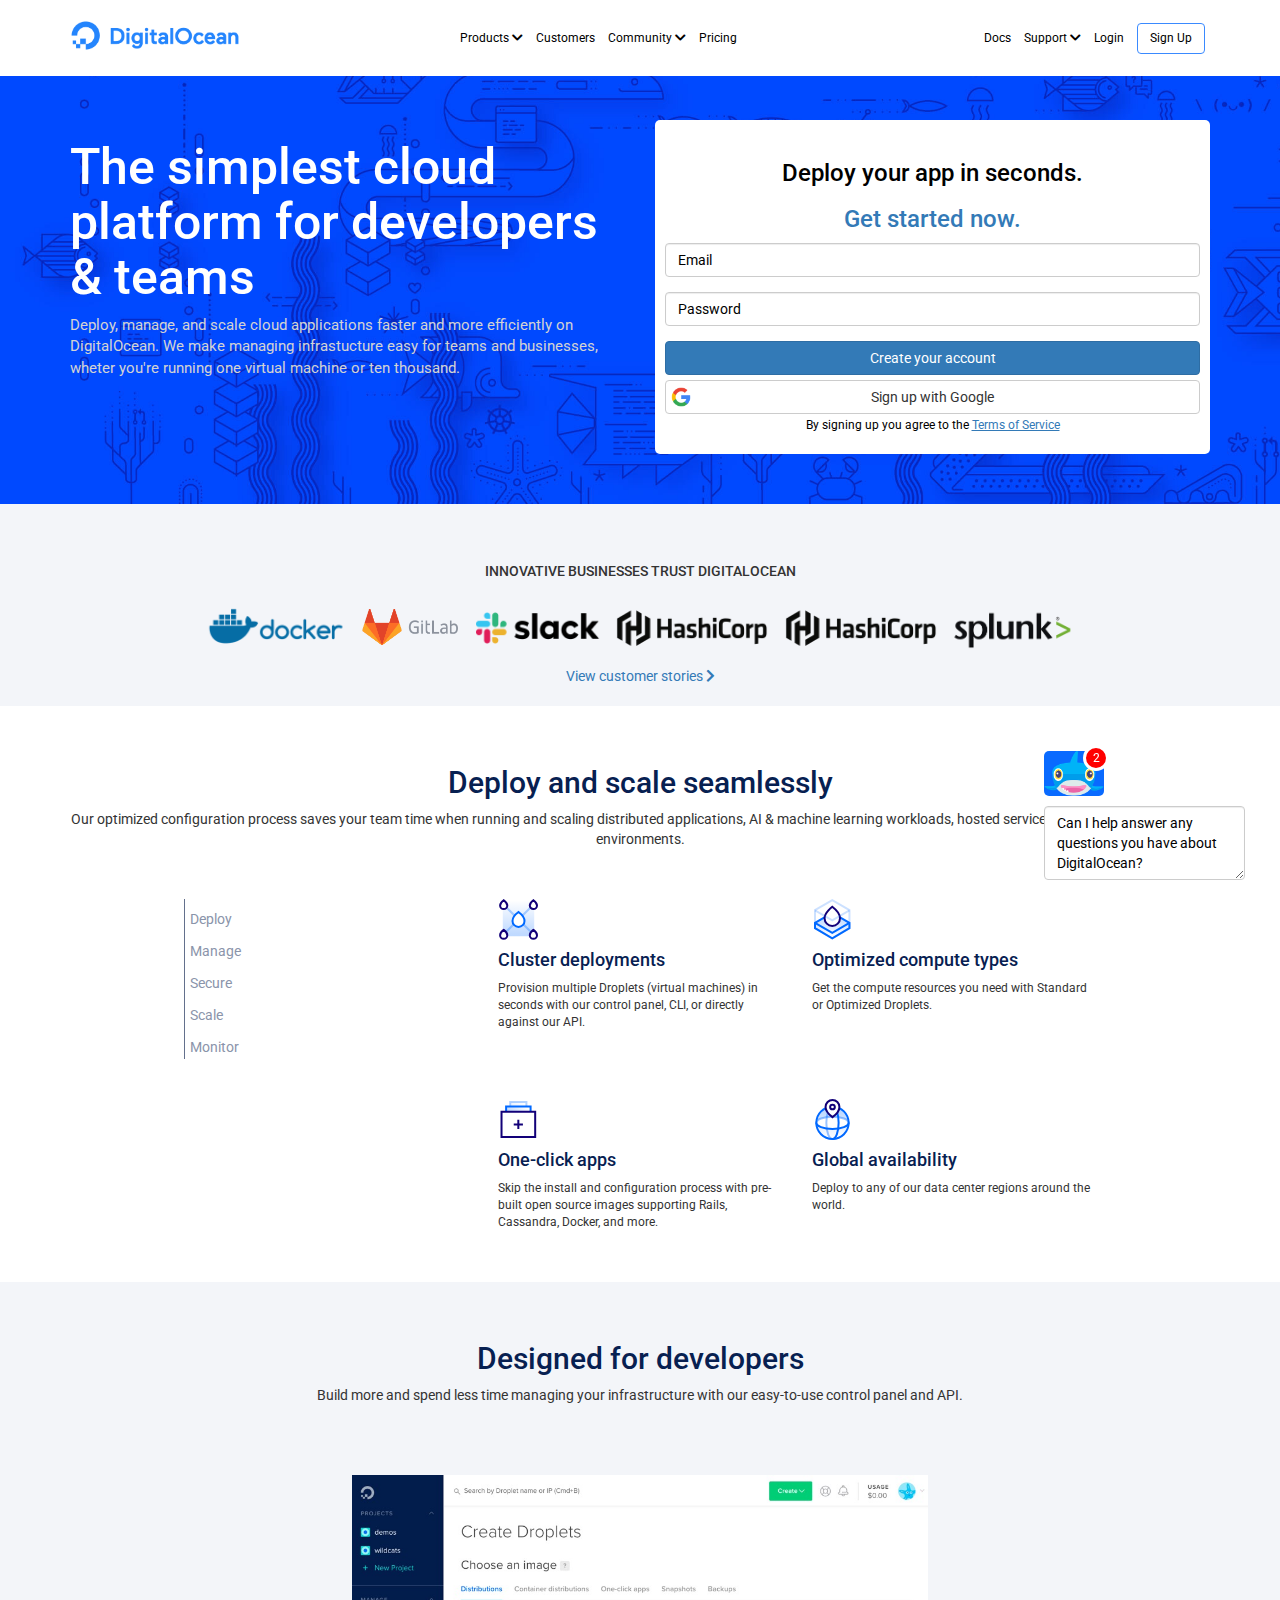
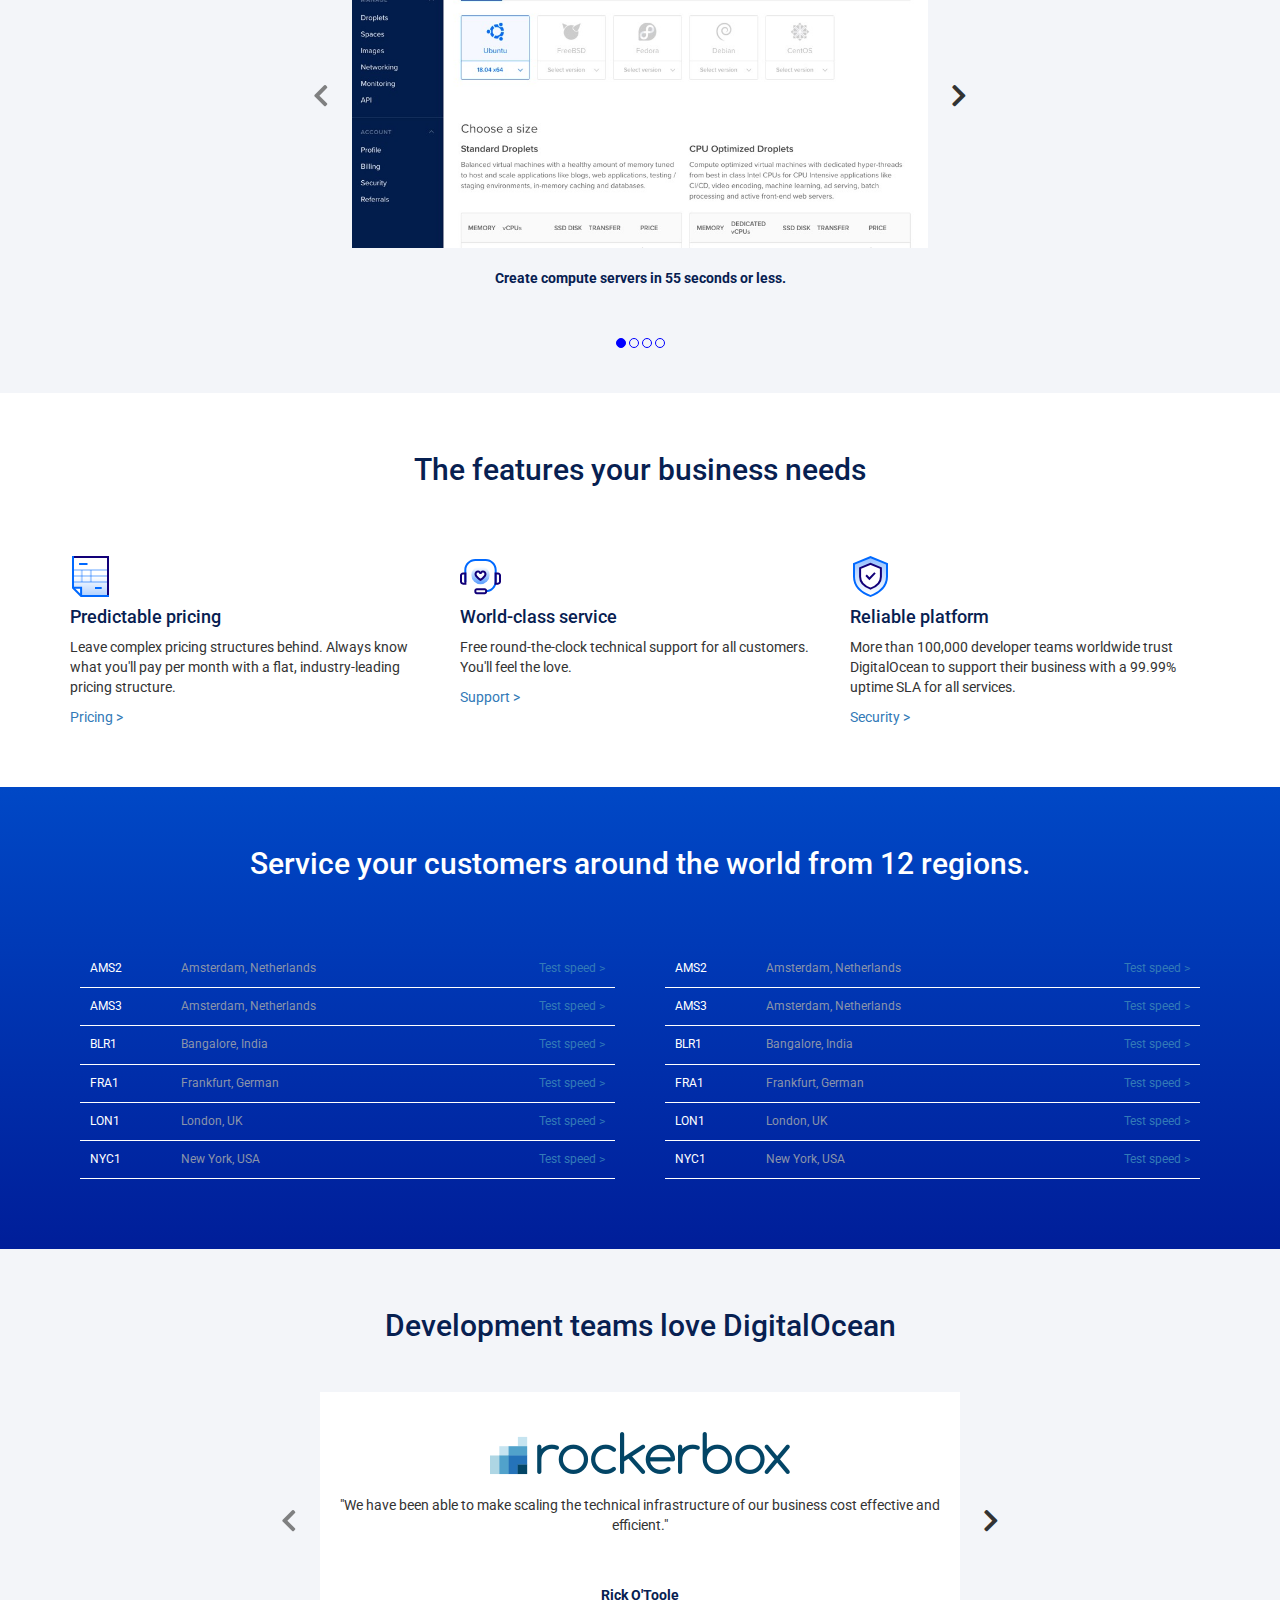
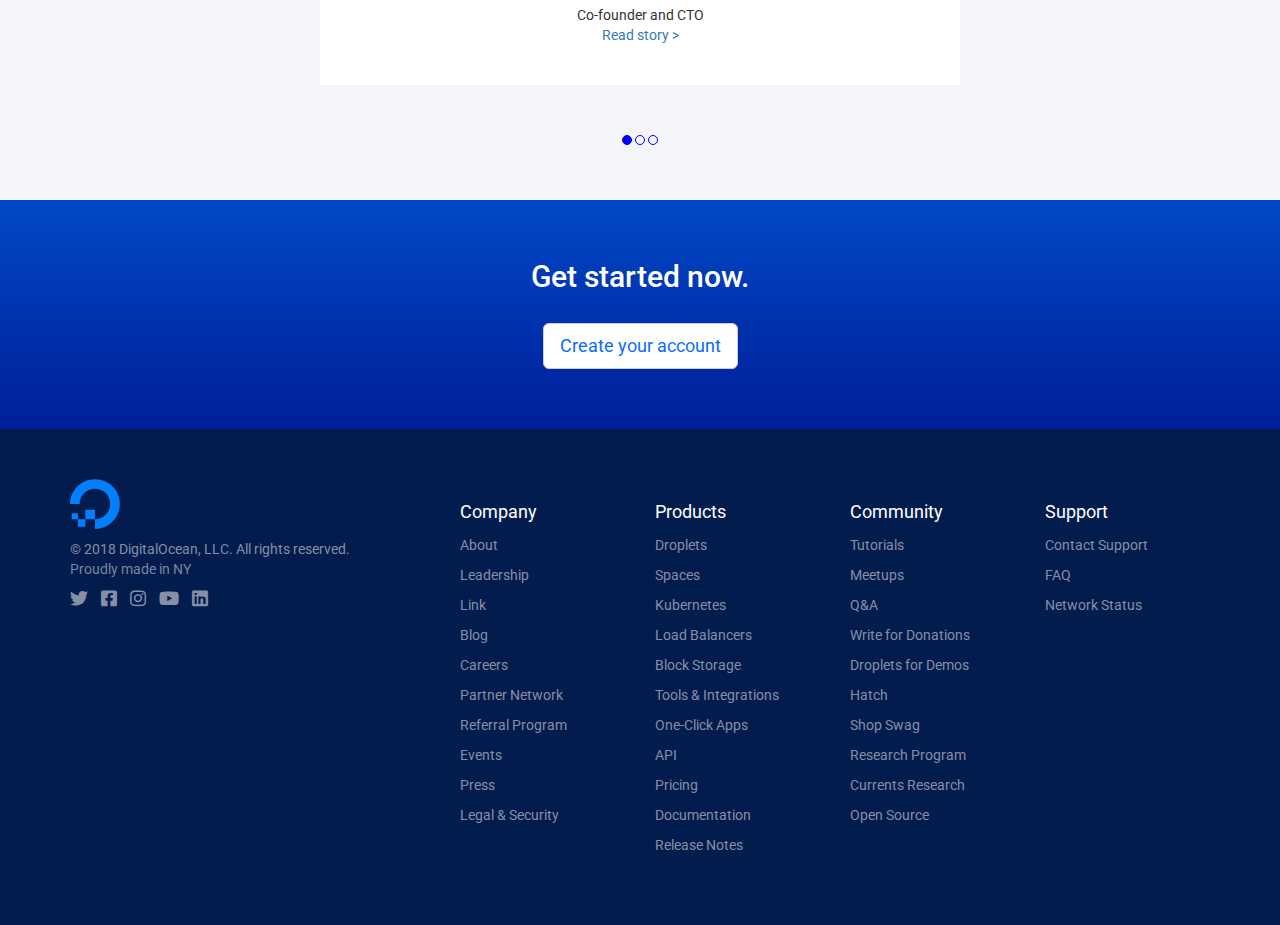
<file: index.html>
<!DOCTYPE html>
<html lang="en">
<head>
    <meta charset="UTF-8">
    <meta http-equiv="X-UA-Compatible" content="IE=edge">
    <meta name="viewport" content="width=device-width, initial-scale=1.0">
    <title>Digital Ocean</title>

    <!-- roboto font  -->
    <link rel="preconnect" href="https://fonts.gstatic.com">
    <link href="https://fonts.googleapis.com/css2?family=Roboto&display=swap" rel="stylesheet">
    <link href="https://fonts.googleapis.com/css2?family=Roboto:wght@500&display=swap" rel="stylesheet">
    
    <!-- fontawesome  -->
    <link rel="stylesheet" href="https://cdnjs.cloudflare.com/ajax/libs/font-awesome/5.15.2/css/all.min.css">
    <!-- bootstrap  -->
    <link rel="stylesheet" href="https://stackpath.bootstrapcdn.com/bootstrap/3.4.1/css/bootstrap.min.css" integrity="sha384-HSMxcRTRxnN+Bdg0JdbxYKrThecOKuH5zCYotlSAcp1+c8xmyTe9GYg1l9a69psu" crossorigin="anonymous">
    <!-- style  -->
    <link rel="stylesheet" href="css/style.css">
</head>
<body>
    
    <!-- HEADER  -->
    <header>
        <!-- top-nav  -->
        <nav class="top-nav">
            <div class="container">
                <div class="row">
                    
                    <div class="col-xs-6 col-sm-6 col-md-4">
                        <a href="#"><img src="img/logo.png" alt="logo"></a>
                    </div>

                    <div class="hidden-xs hidden-sm col-md-4 col-lg-4">
                        <ul class="link_list list-inline">
                            <li><a href="#" class="btn-link">Products <i class="fas fa-chevron-down"></i></a></li>
                            <li><a href="#" class="btn-link">Customers</a></li>
                            <li><a href="#" class="btn-link">Community <i class="fas fa-chevron-down"></i></a></li>
                            <li><a href="#" class="btn-link">Pricing</a></li>
                        </ul>
                    </div>

                    <div class="hidden-xs hidden-sm col-md-4 col-lg-4">
                        <div class="right_nav">
                            <ul class="link_list list-inline">
                                <li><a href="#" class="btn-link">Docs</a></li>
                                <li><a href="#" class="btn-link">Support <i class="fas fa-chevron-down"></i></a></li>
                                <li><a href="#" class="btn-link">Login</a></li>
                                <li><a href="#" class="btn btn-default button">Sign Up</a></li>
                            </ul>
                        </div>
                        
                    </div>
                    
                    <div class="col-xs-6 col-sm-6 hidden-md hidden-lg burger">
                        <i class="fas fa-hamburger"></i>
                    </div>
                </div>
            </div>
        </nav>
        <!-- end top-nav  -->
    </header>
    <!-- END HEADER  -->

    <!-- MAIN  -->
    <main>
        <!-- jumbotron  -->
        <section class="jumbotron-background">
            <div class="container">
                <div class="jumbotron-wrapper">
                    <div class="row">
                        
                        <div class="col-xs-12 col-sm-6 col-md-6 col-lg-6">
                            <h1>The simplest cloud platform for developers & teams</h1>
                            <p>Deploy, manage, and scale cloud applications faster and more efficiently on DigitalOcean. We make managing infrastucture easy for teams and businesses, wheter you're running one virtual machine or ten thousand.</p>
                        </div>
                       
                        <div class="col-xs-12 col-sm-6 col-md-6 col-lg-6">
                            <div class="right-col-wrapper">
                                <h3>Deploy your app in seconds.</h3>
                                <h3><a href="#">Get started now.</a></h3>

                                <form>
                                    <div class="form-group">
                                        <input type="email" class="form-control" placeholder="Email">
                                      </div>
                                      <div class="form-group">
                                        <input type="password" class="form-control" placeholder="Password">
                                      </div>
                                </form>

                                <button type="button" class="btn btn-primary btn-block">Create your account</button>
                                <button type="button" class="btn btn-default btn-block"><img src="img/google-icon.png" alt="google-icon">Sign up with Google</button>
                                <span>By signing up you agree to the <a href="#" class="btn-link"><u>Terms of Service</u></a></span>
                            </div>
                        </div>
                    </div>
                </div>
            </div>
        </section>
        <!-- end jumbotron  -->

        <!-- companies  -->
        <section class="grey-background">
            
            <div class="companies-wrapper">
                <h5>INNOVATIVE BUSINESSES TRUST DIGITALOCEAN</h5>
                
                <ul class="list-unstyled list-inline companies-list">
                    <li><img src="img/docker.svg" alt="docker"></li>
                    <li><img src="img/gitlab.svg" alt="slack"></li>
                    <li><img src="img/slack.svg" alt="docker"></li>
                    <li><img src="img/hashicorp.svg" alt="slack"></li>
                    <li><img src="img/hashicorp.svg" alt="docker"></li>
                    <li><img src="img/splunk.svg" alt="slack"></li>
                </ul>

                <a href="#" class="btn-link">View customer stories <i class="fas fa-chevron-right"></i> </a>
            </div>
            
        </section>
        <!-- end companies  -->

        <!-- processes  -->
        <section>
            <div class="container">
                <div class="title-wrapper">
                    <h2>Deploy and scale seamlessly</h2>
                    <p>Our optimized configuration process saves your team time when running and scaling distributed applications, AI & machine learning workloads, hosted services, client websites, or CI/CD environments.</p>
                </div>

                <div class="col_wrapper">
                    <div class="row">
                        
                        <div class="col-xs-12 col-sm-4 col-md-4 col-lg-4">
                            <ul class="list-unstyled processes-list">
                                <li>Deploy</li>
                                <li>Manage</li>
                                <li>Secure</li>
                                <li>Scale</li>
                                <li>Monitor</li>
                            </ul>
                        </div>

                        <div class="col-xs-12 col-sm-4 col-md-4 col-lg-4">
                            <img src="img/cluster-deploy.svg" alt="cluster">
                            <h4>Cluster deployments</h4>
                            <p>Provision multiple Droplets (virtual machines) in seconds with our control panel, CLI, or directly against our API.</p>
                        </div>

                        <div class="col-xs-12 col-sm-4 col-md-4 col-lg-4">
                            <img src="img/optimized-compute.svg" alt="types">
                            <h4>Optimized compute types</h4>
                            <p>Get the compute resources you need with Standard or Optimized Droplets.</p>
                        </div>
                    </div>
           
                    <div class="row bottom_row">
                        
                        <div class="col-xs-12 col-sm-offset-4 col-sm-4 col-md-4">
                            <img src="img/one-click.svg" alt="one-click">
                            <h4>One-click apps</h4>
                            <p>Skip the install and configuration process with pre-built open source images supporting Rails, Cassandra, Docker, and more.</p>
                        </div>
    
                        <div class="col-xs-12 col-sm-4 col-md-4">
                            <img src="img/global.svg" alt="global">
                            <h4>Global availability</h4>
                            <p>Deploy to any of our data center regions around the world.</p>
                        </div>
                    </div>
                </div>
                    
            </div>
        </section>
        <!-- end processes  -->

        <!-- slider  -->
        <section class="grey-background">
            <div class="title-wrapper slider-wrapper">
                <h2>Designed for developers</h2>
                <p>Build more and spend less time managing your infrastructure with our easy-to-use control panel and API.</p>

                <span class="chevron"><i class="fas fa-chevron-left"></i></span>
                <img src="img/slide.jpg" alt="slide">
                <span class="chevron"><i class="fas fa-chevron-right"></i></span>
                
                <div class="caption">Create compute servers in 55 seconds or less.</div>

                <div class="dot full-dot"></div>
                <div class="dot"></div>
                <div class="dot"></div>
                <div class="dot"></div>
            </div>
        </section>
    <!-- end slider  -->

        <!-- features  -->
        <section>
            <div class="features-wrapper">
                <div class="container">
                    <div class="title-wrapper">
                        <h2>The features your business needs</h2>
                    </div>
    
                    <div class="row">
                        
                        <div class="col-xs-12 col-sm-4 col-md-4 col-lg-4">
                            <div class="content_col">
                                <img src="img/pred-pricing.svg" alt="pricing">
                                <h4>Predictable pricing</h4>
                                <p>Leave complex pricing structures behind. Always know what you'll pay per month with a flat, industry-leading pricing structure.</p>
                                <a href="#" class="btn-link col_link">Pricing > </a>
                            </div>
                            
                        </div>
                        
                        <div class="col-xs-12 col-sm-4 col-md-4 col-lg-4">
                            <div class="content_col">
                                <img src="img/world-class.svg" alt="world-class">
                                <h4>World-class service</h4>
                                <p>Free round-the-clock technical support for all customers. You'll feel the love.</p>
                                <a href="#" class="btn-link col_link">Support > </a>
                            </div>
                            
                        </div>
                    
                        <div class="col-xs-12 col-sm-4 col-md-4 col-lg-4">
                            <div class="content_col">
                                <img src="img/reliable-platform.svg" alt="cluster">
                                <h4>Reliable platform</h4>
                                <p>More than 100,000 developer teams worldwide trust DigitalOcean to support their business with a 99.99% uptime SLA for all services.</p>
                                <a href="#" class="btn-link col_link">Security > </a>
                            </div>
                            
                        </div>
    
                    </div>
                    
                </div>
            </div>
            
                
        </section>
        <!-- end features  -->

        <!-- regions  -->
        <section class="blue-background">
            <div class="title-wrapper">
                <h2>Service your customers around the world from 12 regions.</h2>
            </div>

            <div class="table-wrapper">
                <div class="container">
                
                    <div class="row">

                        <!-- first table  -->
                        <div class="col-xs-12 col-sm-12 col-md-6">
                            <div class="tables_margin">
                                
                                    
                                <div class="row_wrapper">
                                    
                                    <div class="row">
                                        
                                        <div class="col-xs-2 col-sm-2 col-md-2">
                                            <div class="content_col_left">AMS2</div>
                                        </div>
                                        
                                        <div class="col-xs-7 col-sm-7 col-md-7">
                                            <div class="content_col_center">Amsterdam, Netherlands</div>
                                        </div>
                                        
                                        <div class="col-xs-3 col-sm-3 col-md-3">
                                            <div class="content_col_right"><a href="#" class="btn-link">Test speed > </a></div>
                                        </div>
                                    </div>
                                </div>

                                <div class="row_wrapper">
                                    
                                    <div class="row">
                                        
                                        <div class="col-xs-2 col-sm-2 col-md-2">
                                            <div class="content_col_left">AMS3</div>
                                        </div>
                                        
                                        <div class="col-xs-7 col-sm-7 col-md-7">
                                            <div class="content_col_center">Amsterdam, Netherlands</div>
                                        </div>
                                        
                                        <div class="col-xs-3 col-sm-3 col-md-3">
                                            <div class="content_col_right"><a href="#" class="btn-link">Test speed > </a></div>
                                        </div>
                                    </div>
                                </div>

                                <div class="row_wrapper">
                                    
                                    <div class="row">
                                        
                                        <div class="col-xs-2 col-sm-2 col-md-2">
                                            <div class="content_col_left">BLR1</div>
                                        </div>
                                        
                                        <div class="col-xs-7 col-sm-7 col-md-7">
                                            <div class="content_col_center">Bangalore, India</div>
                                        </div>
                                        
                                        <div class="col-xs-3 col-sm-3 col-md-3">
                                            <div class="content_col_right"><a href="#" class="btn-link">Test speed > </a></div>
                                        </div>
                                    </div>
                                </div>

                                <div class="row_wrapper">
                                    
                                    <div class="row">
                                        
                                        <div class="col-xs-2 col-sm-2 col-md-2">
                                            <div class="content_col_left">FRA1</div>
                                        </div>
                                        
                                        <div class="col-xs-7 col-sm-7 col-md-7">
                                            <div class="content_col_center">Frankfurt, German</div>
                                        </div>
                                        
                                        <div class="col-xs-3 col-sm-3 col-md-3">
                                            <div class="content_col_right"><a href="#" class="btn-link">Test speed > </a></div>
                                        </div>
                                    </div>
                                </div>

                                <div class="row_wrapper">
                                    
                                    <div class="row">
                                        
                                        <div class="col-xs-2 col-sm-2 col-md-2">
                                            <div class="content_col_left">LON1</div>
                                        </div>
                                        
                                        <div class="col-xs-7 col-sm-7 col-md-7">
                                            <div class="content_col_center">London, UK</div>
                                        </div>
                                        
                                        <div class="col-xs-3 col-sm-3 col-md-3">
                                            <div class="content_col_right"><a href="#" class="btn-link">Test speed > </a></div>
                                        </div>
                                    </div>
                                </div>

                                <div class="row_wrapper">
                                    
                                    <div class="row">
                                        
                                        <div class="col-xs-2 col-sm-2 col-md-2">
                                            <div class="content_col_left">NYC1</div>
                                        </div>
                                        
                                        <div class="col-xs-7 col-sm-7 col-md-7">
                                            <div class="content_col_center">New York, USA</div>
                                        </div>
                                        
                                        <div class="col-xs-3 col-sm-3 col-md-3">
                                            <div class="content_col_right"><a href="#" class="btn-link">Test speed > </a></div>
                                        </div>
                                    </div>
                                </div>
                              
                        </div>
                        
                    </div>    
                    <!-- end first table  -->
                
                    <!-- second table  -->
                    <div class="col-xs-12 col-sm-12 col-md-6">
                        <div class="tables_margin">
                            
                            
                            <div class="row_wrapper">
                                
                                <div class="row">
                                    
                                    <div class="col-xs-2 col-sm-2 col-md-2">
                                        <div class="content_col_left">AMS2</div>
                                    </div>
                                    
                                    <div class="col-xs-7 col-sm-7 col-md-7">
                                        <div class="content_col_center">Amsterdam, Netherlands</div>
                                    </div>
                                    
                                    <div class="col-xs-3 col-sm-3 col-md-3">
                                        <div class="content_col_right"><a href="#" class="btn-link">Test speed > </a></div>
                                    </div>
                                </div>
                            </div>

                            <div class="row_wrapper">
                                
                                <div class="row">
                                    
                                    <div class="col-xs-2 col-sm-2 col-md-2">
                                        <div class="content_col_left">AMS3</div>
                                    </div>
                                    
                                    <div class="col-xs-7 col-sm-7 col-md-7">
                                        <div class="content_col_center">Amsterdam, Netherlands</div>
                                    </div>
                                    
                                    <div class="col-xs-3 col-sm-3 col-md-3">
                                        <div class="content_col_right"><a href="#" class="btn-link">Test speed > </a></div>
                                    </div>
                                </div>
                            </div>

                            <div class="row_wrapper">
                                
                                <div class="row">
                                    
                                    <div class="col-xs-2 col-sm-2 col-md-2">
                                        <div class="content_col_left">BLR1</div>
                                    </div>
                                    
                                    <div class="col-xs-7 col-sm-7 col-md-7">
                                        <div class="content_col_center">Bangalore, India</div>
                                    </div>
                                    
                                    <div class="col-xs-3 col-sm-3 col-md-3">
                                        <div class="content_col_right"><a href="#" class="btn-link">Test speed > </a></div>
                                    </div>
                                </div>
                            </div>

                            <div class="row_wrapper">
                                
                                <div class="row">
                                    
                                    <div class="col-xs-2 col-sm-2 col-md-2">
                                        <div class="content_col_left">FRA1</div>
                                    </div>
                                    
                                    <div class="col-xs-7 col-sm-7 col-md-7">
                                        <div class="content_col_center">Frankfurt, German</div>
                                    </div>
                                    
                                    <div class="col-xs-3 col-sm-3 col-md-3">
                                        <div class="content_col_right"><a href="#" class="btn-link">Test speed > </a></div>
                                    </div>
                                </div>
                            </div>

                            <div class="row_wrapper">
                                
                                <div class="row">
                                    
                                    <div class="col-xs-2 col-sm-2 col-md-2">
                                        <div class="content_col_left">LON1</div>
                                    </div>
                                    
                                    <div class="col-xs-7 col-sm-7 col-md-7">
                                        <div class="content_col_center">London, UK</div>
                                    </div>
                                    
                                    <div class="col-xs-3 col-sm-3 col-md-3">
                                        <div class="content_col_right"><a href="#" class="btn-link">Test speed > </a></div>
                                    </div>
                                </div>
                            </div>

                            <div class="row_wrapper">
                                
                                <div class="row">
                                    
                                    <div class="col-xs-2 col-sm-2 col-md-2">
                                        <div class="content_col_left">NYC1</div>
                                    </div>
                                    
                                    <div class="col-xs-7 col-sm-7 col-md-7">
                                        <div class="content_col_center">New York, USA</div>
                                    </div>
                                    
                                    <div class="col-xs-3 col-sm-3 col-md-3">
                                        <div class="content_col_right"><a href="#" class="btn-link">Test speed > </a></div>
                                    </div>
                                </div>
                            </div>
            
                        </div>    
                        <!-- end second table  -->
                            
                    </div>        
                </div>
            </div> 
        </section>
        <!-- end regions  -->

        <!-- second slider  -->
        <section class="grey-background second-slider-wrapper">
            <div class="title-wrapper">
                <h2>Development teams love DigitalOcean</h2>
            </div>
            
            <span class="chevron"><i class="fas fa-chevron-left"></i></span>
            <div class="white-slider-wrapper">
                
                <img src="img/rockerbox-logo.png" alt="rockerbox-logo">
                
                <p>"We have been able to make scaling the technical infrastructure of our business cost effective and efficient."</p>
                
                <div class="caption">Rick O'Toole</div>
                <div>Co-founder and CTO</div>

                <a href="#" class="btn-link">Read story > </a>
            </div>
            <span class="chevron"><i class="fas fa-chevron-right"></i></span>

            <div class="dots">
                <div class="dot full-dot"></div>
                <div class="dot"></div>
                <div class="dot"></div>
            </div>
        </section>
        <!-- end second slider  -->

        <!-- bottom section  -->
        <section class="blue-background">
            <div class="title-wrapper">
                <h2>Get started now.</h2>
                <a href="#" class="btn btn-default btn-lg account_button">Create your account</a>
            </div>
        </section>
        <!-- end bottom section  -->

    </main>
    <!-- END MAIN  -->

    <!-- FOOTER  -->
    <footer class="footer-background">
        <div class="footer_padding">
            <div class="container">
                <div class="row">
                    
                    <div class="col-xs-12 col-sm-12 col-md-4">
                        <img src="img/logo-small.svg" alt="logo-small">
                        <div class="copyright">
                            <div>&copy; 2018 DigitalOcean, LLC. All rights reserved.</div>
                            <div>Proudly made in NY</div>
                        </div>
                        <ul class="list-unstyled list-inline social">
                            <li><a href="#"><i class="fab fa-twitter"></i></a></li>
                            <li><a href="#"><i class="fab fa-facebook-square"></i></a></li>
                            <li><a href="#"><i class="fab fa-instagram"></i></a></li>
                            <li><a href="#"><i class="fab fa-youtube"></i></a></li>
                            <li><a href="#"><i class="fab fa-linkedin"></i></a></li>
                        </ul>
                        
                    </div>

                    <div class="col-xs-12 col-sm-6 col-md-2">
                        <ul class="list-unstyled footer_lists">
                            <li>Company</li>
                            <li><a href="#">About</a></li>
                            <li><a href="#">Leadership</a></li>
                            <li><a href="#">Link</a></li>
                            <li><a href="#">Blog</a></li>
                            <li><a href="#">Careers</a></li>
                            <li><a href="#">Partner Network</a></li>
                            <li><a href="#">Referral Program</a></li>
                            <li><a href="#">Events</a></li>
                            <li><a href="#">Press</a></li>
                            <li><a href="#">Legal & Security</a></li>
                        </ul>
                    </div>

                    <div class="col-xs-12 col-sm-6 col-md-2">
                        <ul class="list-unstyled footer_lists">
                            <li>Products</li>
                            <li><a href="#">Droplets</a></li>
                            <li><a href="#">Spaces</a></li>
                            <li><a href="#">Kubernetes</a></li>
                            <li><a href="#">Load Balancers</a></li>
                            <li><a href="#">Block Storage</a></li>
                            <li><a href="#">Tools & Integrations</a></li>
                            <li><a href="#">One-Click Apps</a></li>
                            <li><a href="#">API</a></li>
                            <li><a href="#">Pricing</a></li>
                            <li><a href="#">Documentation</a></li>
                            <li><a href="#">Release Notes</a></li>
                        </ul>
                    </div>

                    <div class="col-xs-12 col-sm-6 col-md-2">
                        <ul class="list-unstyled footer_lists">
                            <li>Community</li>
                            <li><a href="#">Tutorials</a></li>
                            <li><a href="#">Meetups</a></li>
                            <li><a href="#">Q&A</a></li>
                            <li><a href="#">Write for Donations</a></li>
                            <li><a href="#">Droplets for Demos</a></li>
                            <li><a href="#">Hatch</a></li>
                            <li><a href="#">Shop Swag</a></li>
                            <li><a href="#">Research Program</a></li>
                            <li><a href="#">Currents Research</a></li>
                            <li><a href="#">Open Source</a></li>
                        </ul>
                    </div>

                    <div class="col-xs-12 col-sm-6 col-md-2">
                        <ul class="list-unstyled footer_lists">
                            <li>Support</li>
                            <li><a href="#">Contact Support</a></li>
                            <li><a href="#">FAQ</a></li>
                            <li><a href="#">Network Status</a></li>
                        </ul>
                    </div>
                </div>
            </div>
        </div>
        
    </footer>
    <!-- END FOOTER  -->

    <!-- chat balloon  -->
    <div class="chat">
        <div class="notification">
            <div class="number_notification">2</div>
        </div>
        <img src="img/shark.png" alt="shark">
        <textarea class="form-control" rows="3" placeholder="Can I help answer any questions you have about DigitalOcean?"></textarea>
    </div>
    <!-- end chat balloon  -->
            
</body>
</html>
</file>
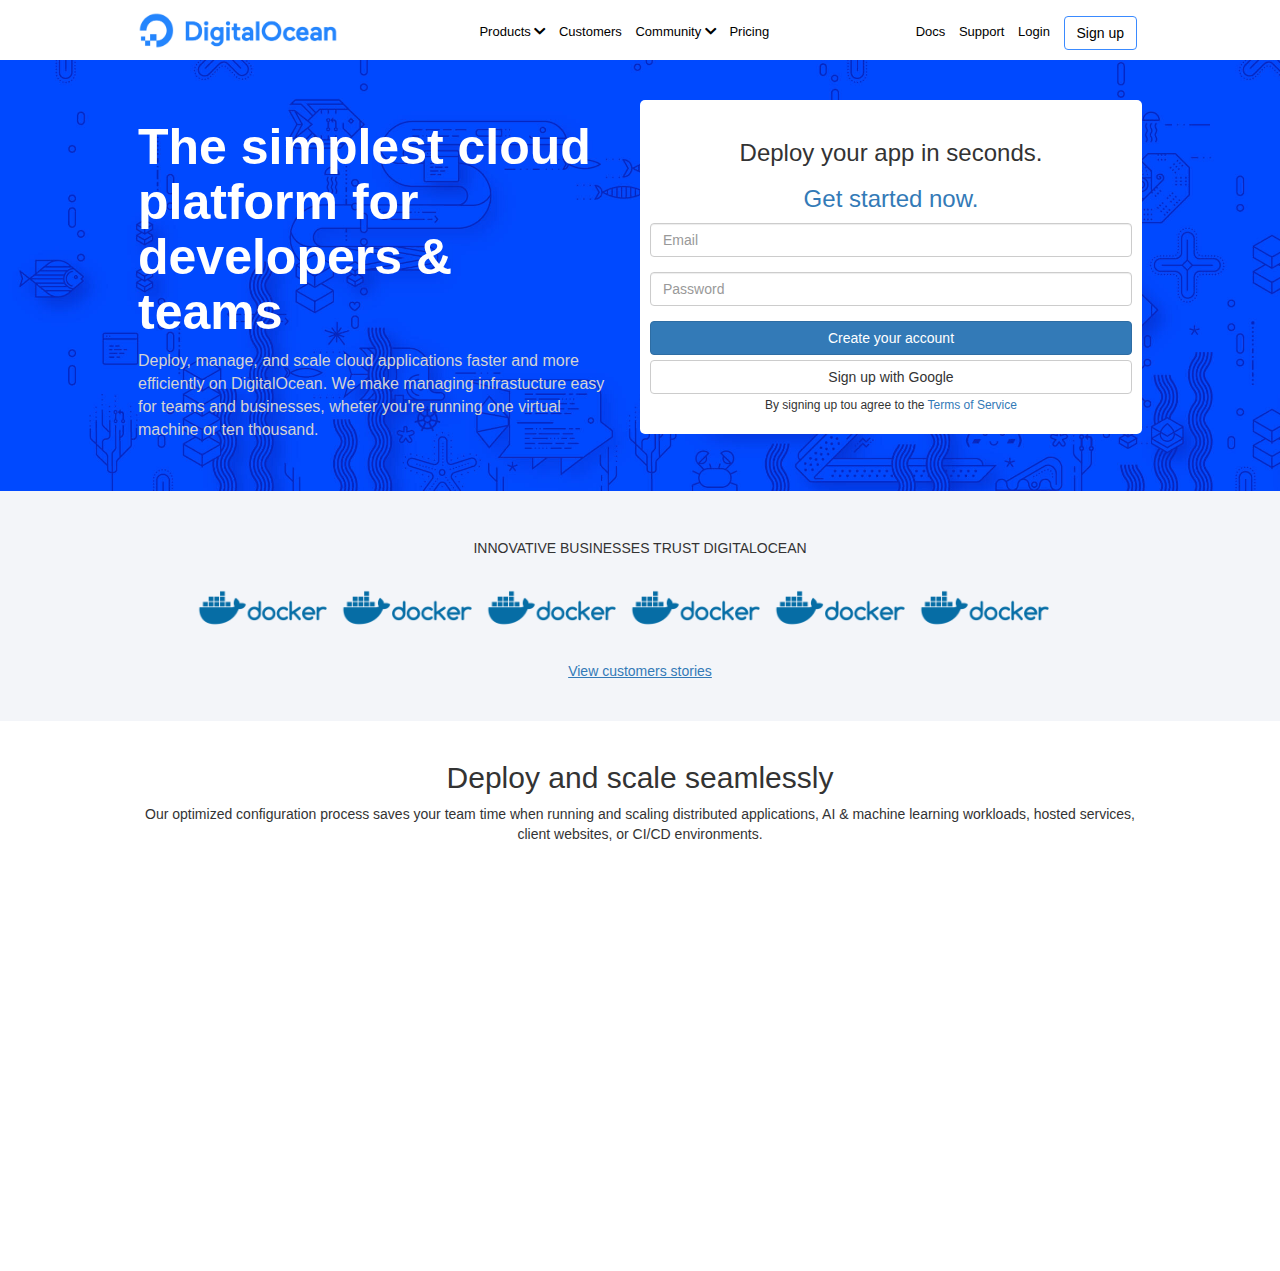
<file: bonus/index.html>
<!DOCTYPE html>
<html lang="en">
<head>
    <meta charset="UTF-8">
    <meta http-equiv="X-UA-Compatible" content="IE=edge">
    <meta name="viewport" content="width=device-width, initial-scale=1.0">
    <title>Digital Ocean</title>

    <link rel="stylesheet" href="https://cdnjs.cloudflare.com/ajax/libs/font-awesome/5.15.2/css/all.min.css">
    <link rel="stylesheet" href="https://stackpath.bootstrapcdn.com/bootstrap/3.4.1/css/bootstrap.min.css" integrity="sha384-HSMxcRTRxnN+Bdg0JdbxYKrThecOKuH5zCYotlSAcp1+c8xmyTe9GYg1l9a69psu" crossorigin="anonymous">
    <link rel="stylesheet" href="css/style.css">
</head>

<body>
    
    <!-- HEADER  -->
    <header>
        <nav class="nav-container">
            
            <div class="logo">
                <a href="#"><img src="img/logo.png" alt="logo"></a>
            </div>
            
            <div class="menu hidden-xs hidden-sm">
                <ul class="list-unstyled list-inline">
                    <li><a href="#">Products <i class="fas fa-chevron-down"></i></a></li>
                    <li><a href="#">Customers</a></li>
                    <li><a href="#">Community <i class="fas fa-chevron-down"></i></a></li>
                    <li><a href="#">Pricing</a></li>
                </ul>
            </div>
            
            <div class="menu hidden-xs hidden-sm">
                <ul class="list-unstyled list-inline">
                    <li><a href="#">Docs</a></li>
                    <li><a href="#">Support</a></li>
                    <li><a href="#">Login</a></li>
                    <li><a class="btn btn-default button">Sign up</a></li>
                </ul>
            </div>

            <div class="burger hidden-md hidden-lg"><i class="fas fa-hamburger"></i></div>

        </nav>
    </header>
    <!-- END HEADER  -->

    <!-- MAIN  -->
    <main>

        <!-- jumbotron  -->
        <section id="jumbotron-background">
            
            <div class="jumbotron-content-wrapper">

                <div class="left_col">
                    <h1>The simplest cloud platform for developers & teams</h1>
                    <p class="grey-text">Deploy, manage, and scale cloud applications faster and more efficiently on DigitalOcean. We make managing infrastucture easy for teams and businesses, wheter you're running one virtual machine or ten thousand.</p>
                </div>

                <div class="right_col">
                    <div class="content_col">
                        <h3>Deploy your app in seconds.</h3>
                        <h3><a href="#">Get started now.</a></h3>
                        <form>
                            <div class="form-group">
                              <input type="email" class="form-control" id="exampleInputEmail1" placeholder="Email">
                            </div>
                            <div class="form-group">
                              <input type="password" class="form-control" id="exampleInputPassword1" placeholder="Password">
                            </div>
                        </form>
                        <button type="button" class="btn btn-primary btn-block">Create your account</button>
                        <button type="button" class="btn btn-default btn-block">Sign up with Google</button>
                        <span class="terms">By signing up tou agree to the <a href="#" class="btn-link">Terms of Service</a></span>
                    </div>
                </div>

            </div>

        </section>
        <!-- end jumbotron  -->

        <!-- companies  -->
        <section class="grey-background">
            <div class="companies-wrapper">
                
                <h5 class="companies-title">INNOVATIVE BUSINESSES TRUST DIGITALOCEAN</h5>
                
                <ul class="list-unstyled companies-list">
                    <li><img src="img/docker.svg" alt=""></li>
                    <li><img src="img/docker.svg" alt=""></li>
                    <li><img src="img/docker.svg" alt=""></li>
                    <li><img src="img/docker.svg" alt=""></li>
                    <li><img src="img/docker.svg" alt=""></li>
                    <li><img src="img/docker.svg" alt=""></li>
                </ul>

                <span><a href="" class="btn-link customers-link">View customers stories</a></span>

            </div>
        </section>
        <!-- end companies  -->

        <!-- processes  -->
        <section>
            <div class="processes-wrapper">
                
                <h2>Deploy and scale seamlessly</h2>
                <p>Our optimized configuration process saves your team time when running and scaling distributed applications, AI & machine learning workloads, hosted services, client websites, or CI/CD environments.</p>

                <div class="processes">
                    
                </div>
            </div>

        </section>
        <!-- end processes  -->

    </main>
    <!-- END MAIN  -->
    

    
    
</body>

</html>
</file>
<file: css/style.css>
body {
    font-family: Roboto, sans-serif;
}

/* COMMON  */
.grey-background {
    background-color: #f3f5f9;
}

.blue-background {
    background-color: rgb(0,30,153);
    background: linear-gradient(0deg, rgba(0,30,153,1) 0%, rgba(0,72,198,1) 100%);;
}

.blue-background h2 {
    color: white;
}

h2,h4 {
    color: #072051;
}

.title-wrapper {
    text-align: center;
    padding: 40px 0;
}

@media all and (max-width: 991px) {
    .title-wrapper p {
        font-size: 18px;
    }
}

.caption {
    padding-top: 20px;
    color: #072051;
    font-weight: bold;
}
/* END COMMON  */


/* HEADER */
/* top-nav  */
.top-nav {
    background-color: white;
    position: fixed;
    top: 0;
    width: 100%;
    z-index: 9;
}

.top-nav img {
    width: 170px;
    padding-top: 20px;
}

.link_list {
    line-height: 55px;
    padding-top: 10px;
}

.link_list li a {
    color: black;
    font-size: 12px;
}

.link_list i {
    font-size: 12px;
}

.right_nav {
    text-align: right;
}

.burger {
    text-align: right;
}

.burger i {
    font-size: 20px;
    line-height: 45px;
    color: #3a8aff;
    padding-top: 5px;
}

.button {
    border-color: #3a8aff;
    color: #3a8aff;
}

@media all and (max-width: 991px) {
    .top-nav {
        padding: 10px 0;
    }

    .top-nav img {
        padding-top: 10px;
    }
}
/* end top-nav  */
/* END HEADER  */

/* MAIN  */
/* jumbotron  */
.jumbotron-background {
    background-image: url(../img/ms-jumbo.jpg);
    background-size: cover;
}

.jumbotron-wrapper {
    padding: 50px 0;
    color: white;
    margin-top: 70px;
}

.jumbotron-wrapper h1 {
    font-size: 50px;
}

.jumbotron-wrapper p {
    color: lightgrey;
    font-size: 15px;
}

@media all and (max-width: 991px) {
    .jumbotron-wrapper p {
        font-size: 18px;
    }
}

.right-col-wrapper {
    background-color: white;
    color: black;
    text-align: center;
    padding: 20px 10px;
    border-radius: 5px;
}

button {
    position: relative;
}

button img {
    width: 20px;
    position: absolute;
    left: 5px;
}

.right-col-wrapper span {
    font-size: 12px;
}
/* end jumbotron  */

/* companies  */
.companies-wrapper {
    text-align: center;
    padding: 50px 0 20px 0;
    margin: auto;
}

.companies-list {
    width: 90%;
    margin: auto;
}

@media all and (max-width: 767px) {
    .companies-list li {
        width: calc((100% / 2) - 2px);
    }
}

@media all and (min-width: 768px) and (max-width: 991px) {
    .companies-list li {
        width: calc((100% / 6) - 3px);
    }

    .companies-list li img {
        width: 100%;
    }
}

/* end companies  */

/* processes  */
.processes-list {
    border-left: 1px solid #63708c;
    margin-bottom: 30px;
}

.processes-list li {
    color: #8a94aa;
    padding: 10px 0 2px 5px;
}

@media all and (min-width: 768px) {
    .col_wrapper {
        width: 80%;
        margin: auto;
    }
}

@media all and (min-width: 992px) {
    .col_wrapper p {
        font-size: 12px;
    }
}

.bottom_row {
    margin-top: 10px;
    padding-bottom: 40px;
}
/* end processes  */

/* slider  */

.slider-wrapper {
    width: 90%;
    margin: auto;
}

.slider-wrapper img {
    width: 50%;
    padding-top: 60px;
}

.chevron {
    font-size: 25px;
    position: relative;
    top: 70px;
    padding: 0 20px;
}

.fas.fa-chevron-left {
    opacity: 0.6;
}

@media all and (max-width: 767px) {
    .chevron {
        display: none;
    }
}

.dot {
    display: inline-block;
    width: 10px;
    height: 10px;
    border: 1px solid blue;
    border-radius: 50%;
    margin-top: 50px;
}

.full-dot {
    background-color: blue;
}
/* end slider  */

/* features  */
.features-wrapper {
    padding-bottom: 40px;
}

.content_col {
    padding: 20px 0;
}
/* end features  */

/* regions  */
.table-wrapper {
    padding-bottom: 50px;
}

.row_wrapper {
    font-size: 12px;
    border-bottom: 1px solid white;
    padding: 10px;
}

.tables_margin {
    margin: 20px 10px;
}

.content_col_left {
    color: white;
}

.content_col_center {
    color: #8a94aa;
}

.content_col_right {
    color: #1fabc8;
    text-align: right;
}
/* end regions  */

/* second slider  */
.second-slider-wrapper {
    text-align: center;
    padding-bottom: 50px;
}
.white-slider-wrapper {
    width: 50%;
    background-color: white;
    margin: auto;
    text-align: center;
    padding: 40px 0;
    display: inline-block;
}

.white-slider-wrapper p{
    padding: 20px;
}

@media all and (max-width: 991px) {
    .white-slider-wrapper p {
        font-size: 18px;
    }
}

.second-slider-wrapper span {
    font-size: 25px;
    position: relative;
    top: -110px;
}
/* end second slider  */

/* bottom section  */
.account_button {
    color: #0a6cff;
    margin: 20px 0;
}
/* end bottom section  */
/* END MAIN  */

/* FOOTER  */
.footer-background {
    background-color: #031c4e;
}

.footer_padding {
    padding: 50px 0;
}

.copyright {
    color: #868fa5;
    margin: 10px 0;
}

.copyright div:last-child {
    color: #7a859e;
}

.social li a i {
    font-size: 18px;
    color: #868fa5;
}

.footer_lists {
    color: #a2aaba;
    padding: 10px 0;
}

.footer_lists li {
    padding-top: 10px;
}

.footer_lists li:first-child {
    color: white;
    font-size: 18px;
}

.footer_lists li a {
    color: #868fa5
}
/* END FOOTER  */

/* chat balloon  */
.chat {
    position: fixed;
    bottom: 0;
    right: 15px;
    padding: 20px;
}

.chat img {
    width: 30%;
    margin-bottom: 10px;
    border-radius: 5px;
    background-color: #096aff;
}

.notification {
    color: white;
    width: 20px;
    height: 20px;
    background-color: red;
    border: 3px solid white;
    border-radius: 50%;
    padding: 10px;
    position: relative;
    top: 20px;
    right: -39px;
    line-height: 5px;
}

.number_notification {
    position: absolute;
    top: 50%;
    left: 50%;
    transform: translate(-50%, -50%);
    font-size: 12px;
}

.form-control::placeholder {
    color: black;
}
</file>
<file: bonus/css/style.css>
* {
    padding: 0;
    margin: 0;
    box-sizing: border-box;
}


/* COMMON  */
.grey-text {
    color: lightgrey;
}

.grey-background {
    background-color: #f3f5f9;
}
/* END COMMON  */


/* HEADER  */
.nav-container {
    width: 80%;
    height: 60px;
    margin: auto;
    padding: 0 10px;
    display: flex;
    justify-content: space-between;
    align-items: center;
}

.logo img {
    width: 200px;
}

.menu {
    font-size: 13px;
    padding-top: 15px;
}

.menu a {
    color: black;
}

.button {
    border-color: #3a8aff;
}

.burger {
    font-size: 20px;
    color: blue;
    padding-top: 10px;
}
/* END HEADER  */


/* MAIN  */
/* jumbotron  */
#jumbotron-background {
    padding: 30px 0;
    background-image: url(../img/ms-jumbo.jpg);
    background-size: cover;
    background-repeat: no-repeat;
}

.jumbotron-content-wrapper {
    width: 80%;
    margin: auto;
    display: flex;
    padding: 10px 10px;
}

.left_col {
    width: 50%;
    color: white;
    padding-right: 30px;
}

.left_col h1 {
    font-size: 50px;
    font-weight: bold;
}

.right_col {
    width: 50%;
}

.content_col {
    background-color: white;
    padding: 20px 10px;
    text-align: center;
    border-radius: 5px;
}

.terms {
    font-size: 12px;
}
/* end jumbotron  */


/* companies */
.companies-wrapper {
    width: 70%;
    margin: auto;
    padding: 40px 0;
    text-align: center;
}

.companies-list {
    text-align: center;
    display: flex;
}

.companies-list li {
    width: calc((100% / 6) - 5px);
    padding: 5px;
}

.companies-list li img {
    width: 100%;
}

.customers-link {
    text-decoration: underline;
}
/* end companies  */


/* processes  */
.processes-wrapper {
    width: 80%;
    margin: auto;
    height: 550px;
    text-align: center;
    padding: 20px 0;
}

.processes {
    display: flex;
}
/* end processes  */
/* END MAIN  */


/* MEDIA QUERIES  */
@media screen and (max-width: 767px) {
    /* jumbotron  */
    .jumbotron-content-wrapper {
        flex-direction: column;
    }

    .left_col {
        width: 100%;
    }

    .right_col {
        width: 100%;
    }
    /* end jumbotron  */

    /* companies  */
    .companies-list {
        flex-wrap: wrap;
    }

    .companies-list li {
        width: calc((100% / 2) - 2px);
    }
}

@media screen and (min-width: 768px) {
    .left_col p {
        font-size: 16px;
    }
}

/* END MEDIA QUERIES  */
</file>
